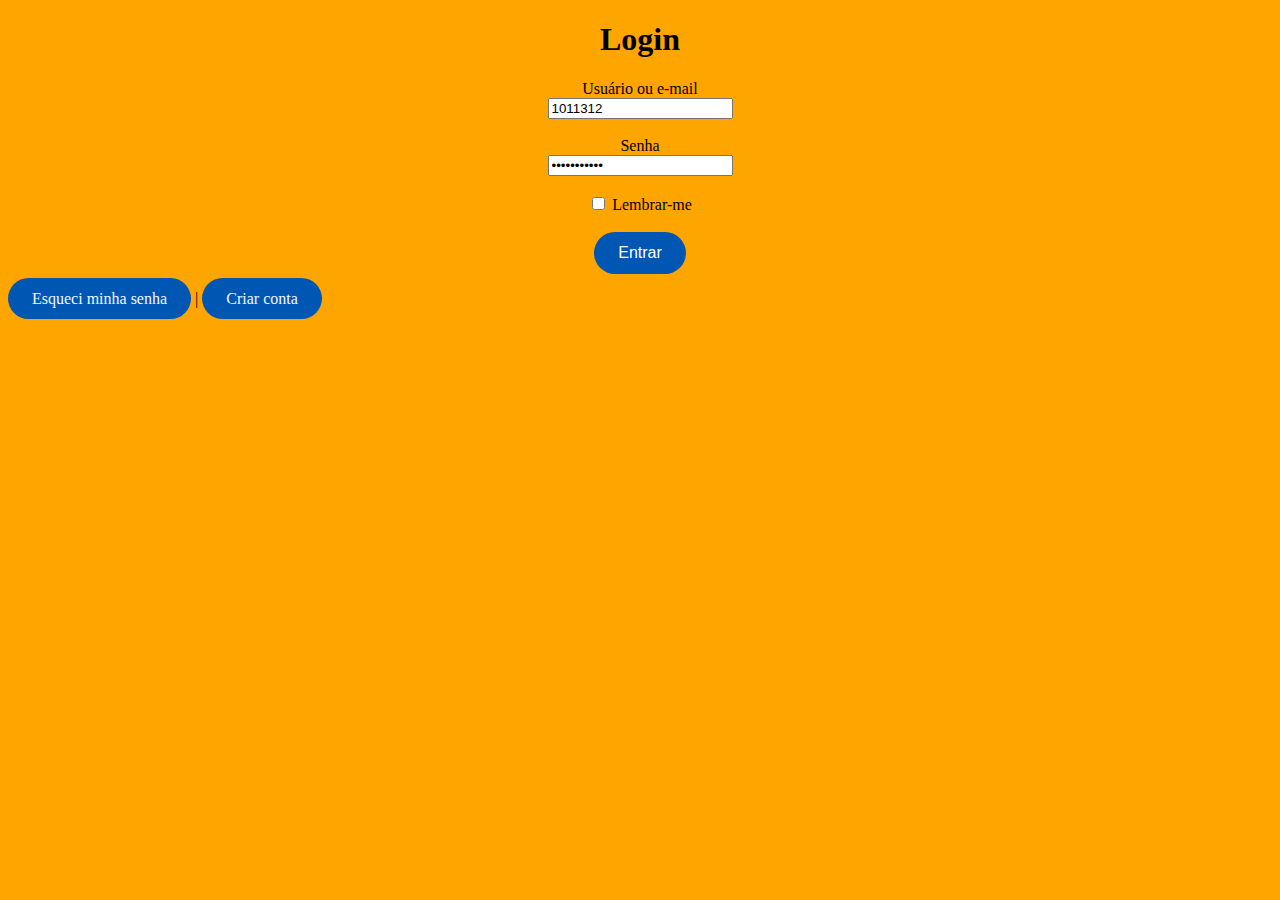
<file: index.html>
<!DOCTYPE html>
<html lang="pt-BR">
<head>
  <meta charset="UTF-8" />
  <link rel="stylesheet" href="style.css">
  <title>Tela de Login</title>
</head>
<body>
  <h1>Login</h1>

  <!-- Formulário -->
  <form id="loginForm" autocomplete="on">
    <label for="usuario">Usuário ou e-mail</label><br />
    <input
      type="text"
      id="usuario"
      name="usuario"
      placeholder="seu usuario ou usuario@gmail.com"
      value="1011312"
      required
    /><br /><br />

    <label for="senha">Senha</label><br />
    <input
      type="password"
      id="senha"
      name="senha"
      minlength="6"
      placeholder="sua senha"
      value="11111111111"
      required
    /><br /><br />

    <label>
      <input type="checkbox" name="lembrar" />
      Lembrar-me
    </label><br /><br />

    <button type="submit" class="botao">Entrar</button>
  </form>

  <p>
    <a href="recuperarsenha.html" id="link-recuperar">Esqueci minha senha</a> |
    <a href="criarconta.html" id="link-cadastro">Criar conta</a>
  </p>

  <script>
    const form = document.getElementById('loginForm');

    form.addEventListener('submit', function(event) {
      event.preventDefault(); // impede envio padrão

      const usuario = document.getElementById('usuario').value;
      const senha = document.getElementById('senha').value;

      // Verifica usuário e senha pré-definidos
      if(usuario == '1011312' && senha == '16156522646') {
        window.location.href = 'inicio.html'; // redireciona
      } else {
        alert('Usuário ou senha incorretos!');
      }
    }); 
  </script>
</body>
</html>
</file>
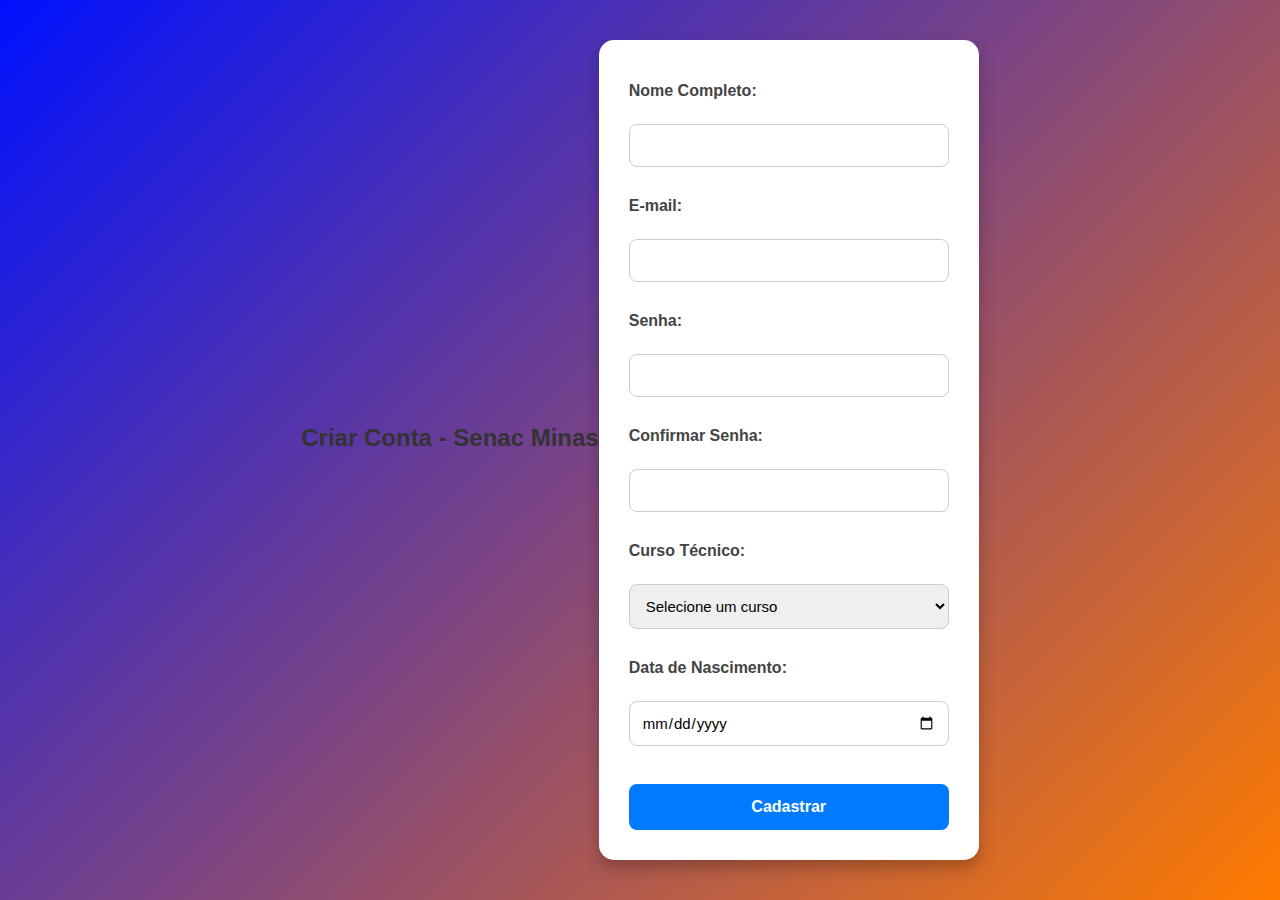
<file: criarconta.html>
<!DOCTYPE html>
<html lang="pt-BR">
<head>
    <meta charset="UTF-8">
    <meta name="viewport" content="width=device-width, initial-scale=1.0">
    <link rel="stylesheet" href="criarconta.css">
    <title>Criar Conta - Escola Técnica</title>
</head>
<body>
    <h2>Criar Conta - Senac Minas</h2>

    <form action="processar_dados.php" method="POST">
        <input type="hidden" name="acao" value="adicionar">

        <label for="nome">Nome Completo:</label><br>
        <input type="text" id="nome" name="nome" required><br><br>

        <label for="email">E-mail:</label><br>
        <input type="email" id="email" name="email" required><br><br>

        <label for="senha">Senha:</label><br>
        <input type="password" id="senha" name="senha" required><br><br>

        <label for="confirmar-senha">Confirmar Senha:</label><br>
        <input type="password" id="confirmar-senha" name="confirmar-senha" required><br><br>

        <label for="curso">Curso Técnico:</label><br>
        <select id="curso" name="curso" required>
            <option value="">Selecione um curso</option>
            <option value="informatica">Informática</option>
            <option value="enfermagem">Enfermagem</option>
            <option value="mecanica">Mecânica</option>
            <option value="eletrica">Elétrica</option>
        </select><br><br>

        <label for="nascimento">Data de Nascimento:</label><br>
        <input type="date" id="nascimento" name="data_nascimento" required><br><br>

        <button type="submit">Cadastrar</button>
    </form>
</body>
</html>
</file>
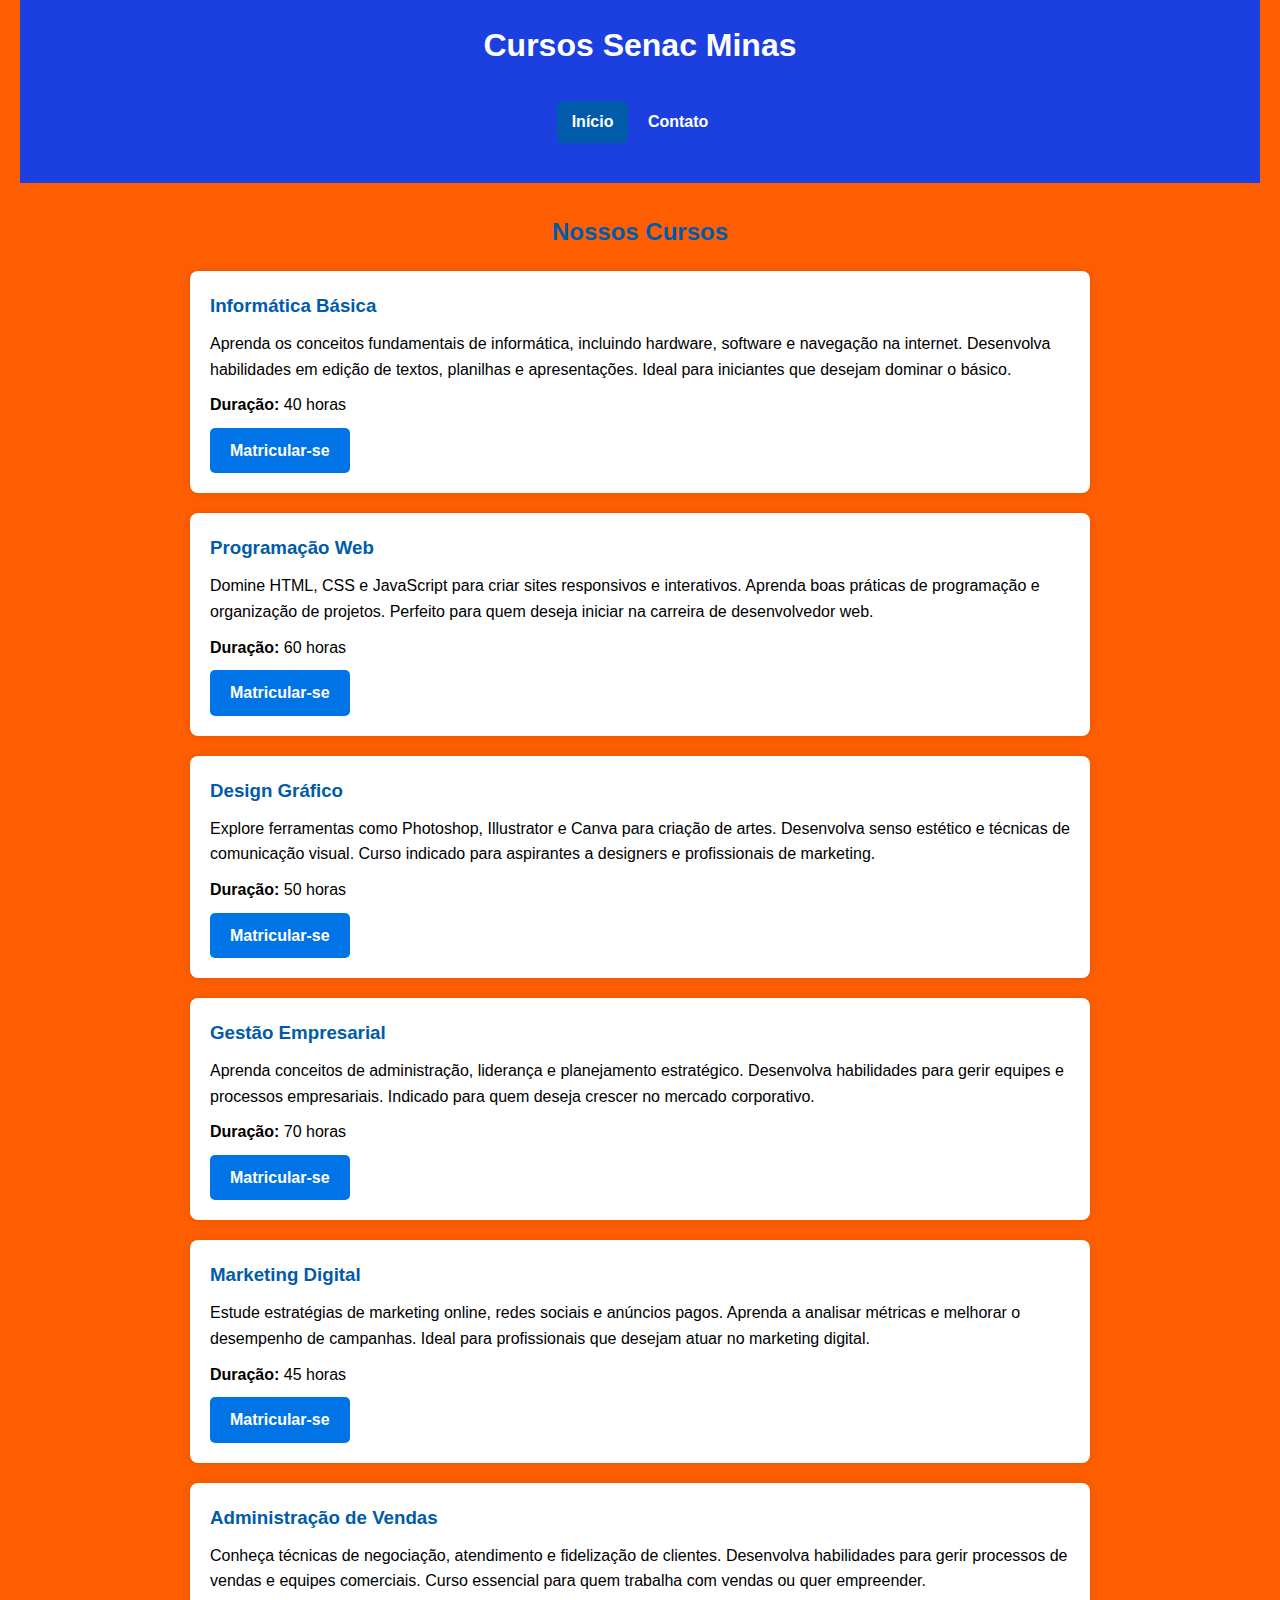
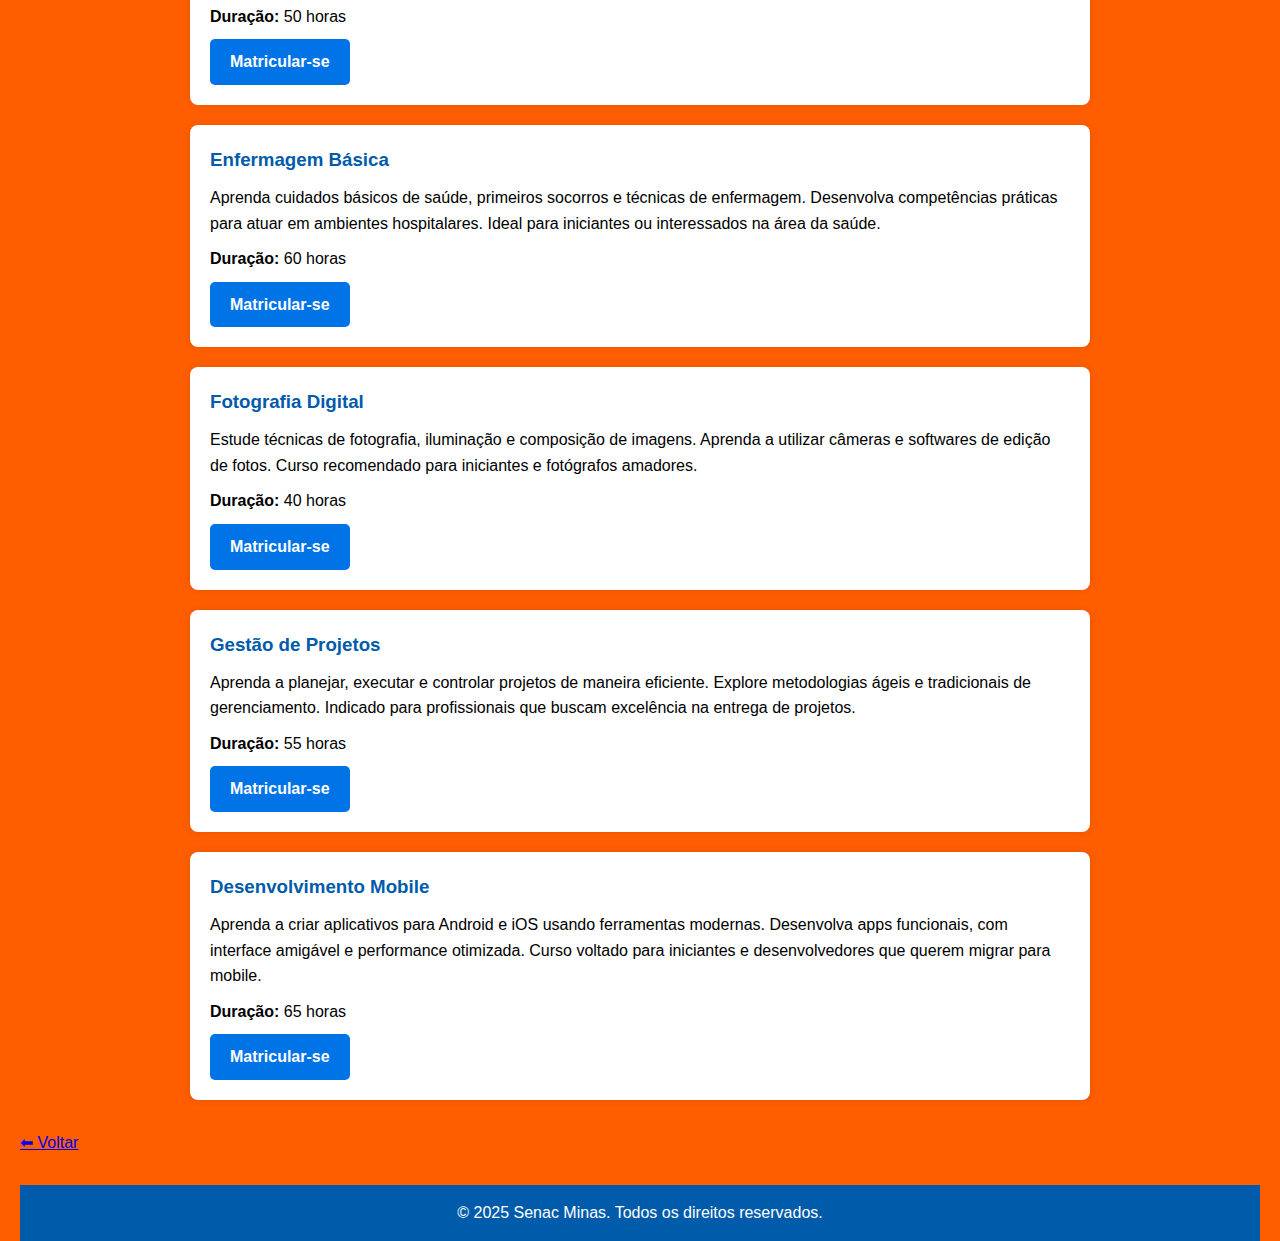
<file: cursos.html>
<!DOCTYPE html>
<html lang="pt-br">
<head>
    <meta charset="UTF-8">
    <meta name="viewport" content="width=device-width, initial-scale=1.0">
    <title>Cursos Senac Minas</title>
    <link rel="stylesheet" href="cursos.css">
</head>
<body>
    <header>
        <h1>Cursos Senac Minas</h1>
        <nav>
            <a href="index.html">Início</a>
            <a href="contato.html">Contato</a>
        </nav>
    </header>

    <main>
        <section class="cursos">
            <h2>Nossos Cursos</h2>

            <article class="curso">
                <h3>Informática Básica</h3>
                <p>Aprenda os conceitos fundamentais de informática, incluindo hardware, software e navegação na internet.  
                   Desenvolva habilidades em edição de textos, planilhas e apresentações.  
                   Ideal para iniciantes que desejam dominar o básico.</p>
                <p><strong>Duração:</strong> 40 horas</p>
                <a href="matricula.html?curso=informatica-basica" class="botao-matricular">Matricular-se</a>
            </article>

            <article class="curso">
                <h3>Programação Web</h3>
                <p>Domine HTML, CSS e JavaScript para criar sites responsivos e interativos.  
                   Aprenda boas práticas de programação e organização de projetos.  
                   Perfeito para quem deseja iniciar na carreira de desenvolvedor web.</p>
                <p><strong>Duração:</strong> 60 horas</p>
                <a href="matricula.html?curso=programacao-web" class="botao-matricular">Matricular-se</a>
            </article>

            <article class="curso">
                <h3>Design Gráfico</h3>
                <p>Explore ferramentas como Photoshop, Illustrator e Canva para criação de artes.  
                   Desenvolva senso estético e técnicas de comunicação visual.  
                   Curso indicado para aspirantes a designers e profissionais de marketing.</p>
                <p><strong>Duração:</strong> 50 horas</p>
                <a href="matricula.html?curso=design-grafico" class="botao-matricular">Matricular-se</a>
            </article>

            <article class="curso">
                <h3>Gestão Empresarial</h3>
                <p>Aprenda conceitos de administração, liderança e planejamento estratégico.  
                   Desenvolva habilidades para gerir equipes e processos empresariais.  
                   Indicado para quem deseja crescer no mercado corporativo.</p>
                <p><strong>Duração:</strong> 70 horas</p>
                <a href="matricula.html?curso=gestao-empresarial" class="botao-matricular">Matricular-se</a>
            </article>

            <article class="curso">
                <h3>Marketing Digital</h3>
                <p>Estude estratégias de marketing online, redes sociais e anúncios pagos.  
                   Aprenda a analisar métricas e melhorar o desempenho de campanhas.  
                   Ideal para profissionais que desejam atuar no marketing digital.</p>
                <p><strong>Duração:</strong> 45 horas</p>
                <a href="matricula.html?curso=marketing-digital" class="botao-matricular">Matricular-se</a>
            </article>

            <article class="curso">
                <h3>Administração de Vendas</h3>
                <p>Conheça técnicas de negociação, atendimento e fidelização de clientes.  
                   Desenvolva habilidades para gerir processos de vendas e equipes comerciais.  
                   Curso essencial para quem trabalha com vendas ou quer empreender.</p>
                <p><strong>Duração:</strong> 50 horas</p>
                <a href="matricula.html?curso=administracao-vendas" class="botao-matricular">Matricular-se</a>
            </article>

            <article class="curso">
                <h3>Enfermagem Básica</h3>
                <p>Aprenda cuidados básicos de saúde, primeiros socorros e técnicas de enfermagem.  
                   Desenvolva competências práticas para atuar em ambientes hospitalares.  
                   Ideal para iniciantes ou interessados na área da saúde.</p>
                <p><strong>Duração:</strong> 60 horas</p>
                <a href="matricula.html?curso=enfermagem-basica" class="botao-matricular">Matricular-se</a>
            </article>

            <article class="curso">
                <h3>Fotografia Digital</h3>
                <p>Estude técnicas de fotografia, iluminação e composição de imagens.  
                   Aprenda a utilizar câmeras e softwares de edição de fotos.  
                   Curso recomendado para iniciantes e fotógrafos amadores.</p>
                <p><strong>Duração:</strong> 40 horas</p>
                <a href="matricula.html?curso=fotografia-digital" class="botao-matricular">Matricular-se</a>
            </article>

            <article class="curso">
                <h3>Gestão de Projetos</h3>
                <p>Aprenda a planejar, executar e controlar projetos de maneira eficiente.  
                   Explore metodologias ágeis e tradicionais de gerenciamento.  
                   Indicado para profissionais que buscam excelência na entrega de projetos.</p>
                <p><strong>Duração:</strong> 55 horas</p>
                <a href="matricula.html?curso=gestao-projetos" class="botao-matricular">Matricular-se</a>
            </article>

            <article class="curso">
                <h3>Desenvolvimento Mobile</h3>
                <p>Aprenda a criar aplicativos para Android e iOS usando ferramentas modernas.  
                   Desenvolva apps funcionais, com interface amigável e performance otimizada.  
                   Curso voltado para iniciantes e desenvolvedores que querem migrar para mobile.</p>
                <p><strong>Duração:</strong> 65 horas</p>
                <a href="matricula.html?curso=desenvolvimento-mobile" class="botao-matricular">Matricular-se</a>
            </article>

        </section>
    </main>
<main>
    <!-- Botão Voltar -->
    <p><a href="incio.html">⬅ Voltar</a></p>
    <footer>
        <p>&copy; 2025 Senac Minas. Todos os direitos reservados.</p>
    </footer>
</body>
</html>
</file>
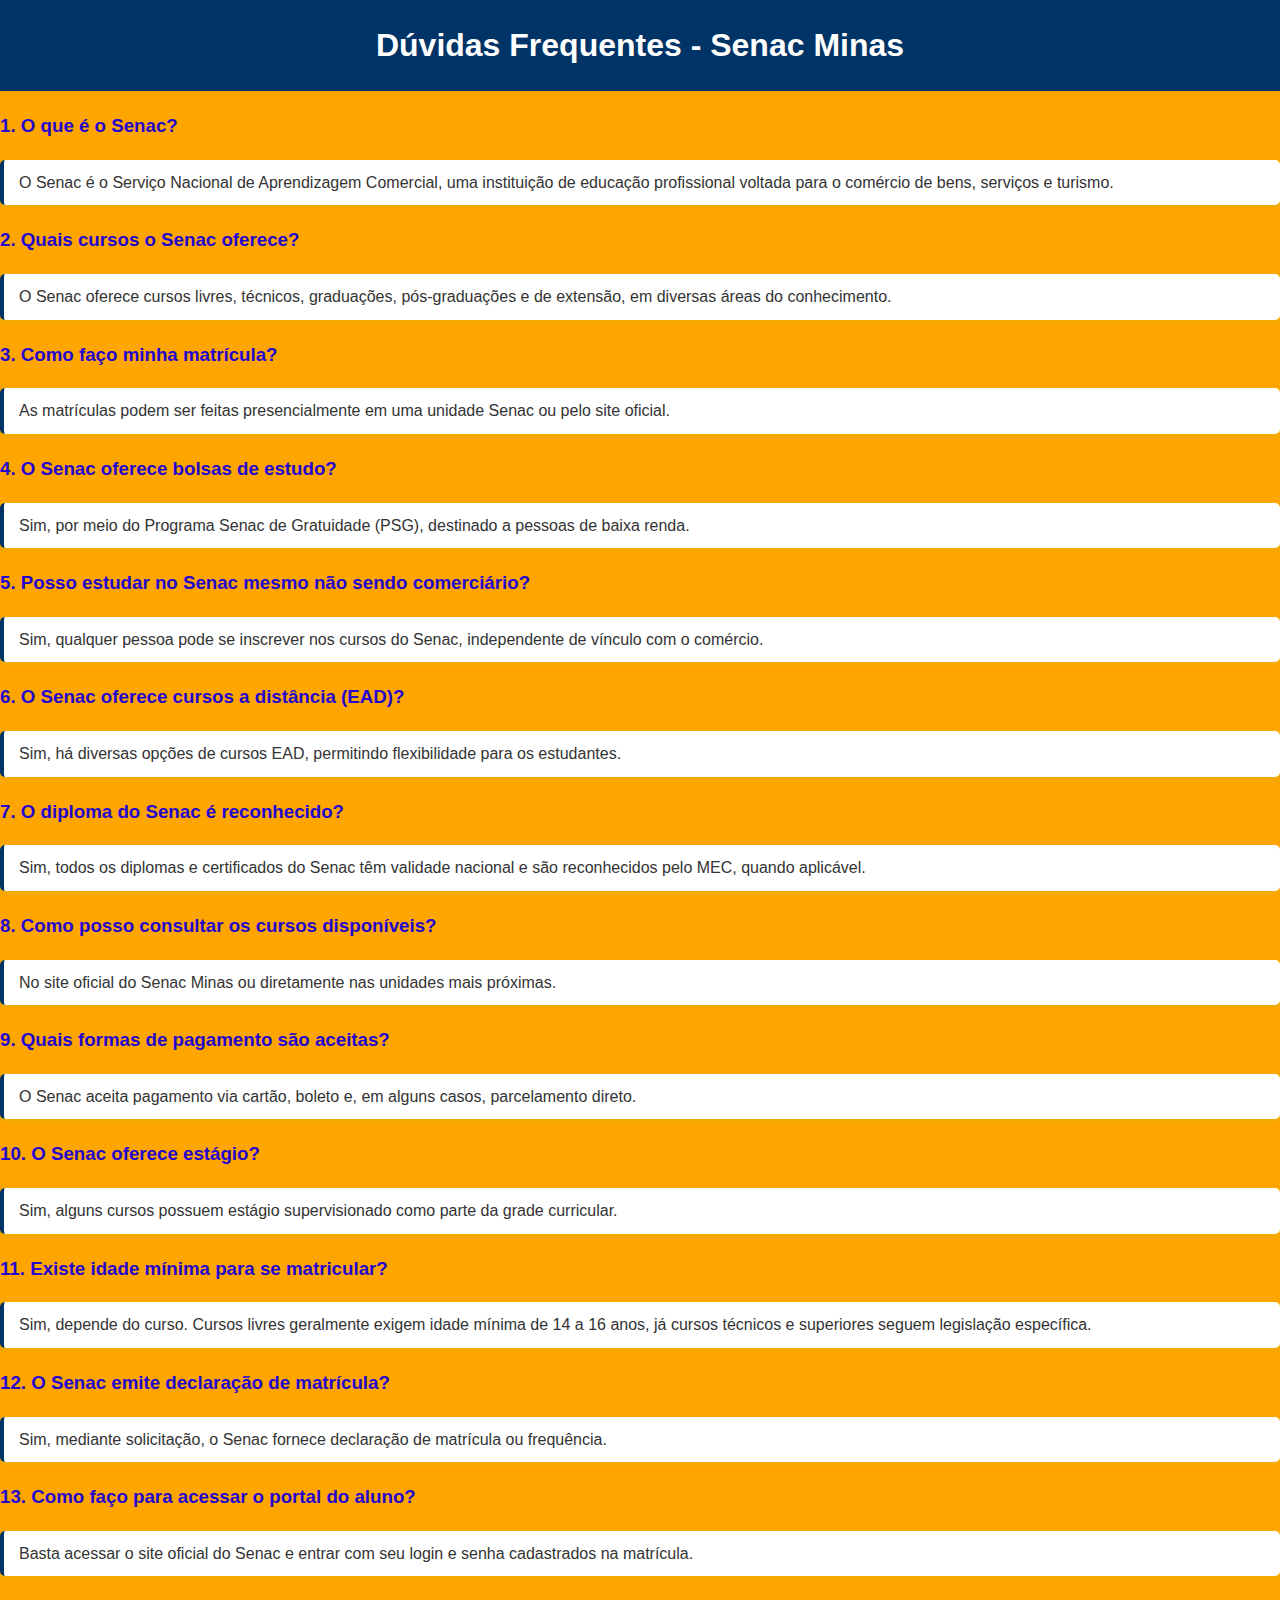
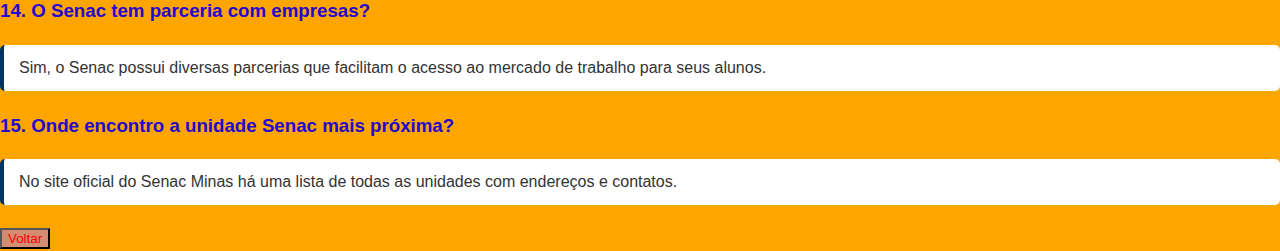
<file: duvidas.html>
<!DOCTYPE html>
<html lang="pt-br">
<head>
    <meta charset="UTF-8">
    <link rel="stylesheet" href="duvidas.css">
    <title>FAQ - Senac Minas</title>
</head>
<body>

  
    <h1>Dúvidas Frequentes - Senac Minas</h1>

    <h3>1. O que é o Senac?</h3>
    <p>O Senac é o Serviço Nacional de Aprendizagem Comercial, uma instituição de educação profissional voltada para o comércio de bens, serviços e turismo.</p>

    <h3>2. Quais cursos o Senac oferece?</h3>
    <p>O Senac oferece cursos livres, técnicos, graduações, pós-graduações e de extensão, em diversas áreas do conhecimento.</p>

    <h3>3. Como faço minha matrícula?</h3>
    <p>As matrículas podem ser feitas presencialmente em uma unidade Senac ou pelo site oficial.</p>

    <h3>4. O Senac oferece bolsas de estudo?</h3>
    <p>Sim, por meio do Programa Senac de Gratuidade (PSG), destinado a pessoas de baixa renda.</p>

    <h3>5. Posso estudar no Senac mesmo não sendo comerciário?</h3>
    <p>Sim, qualquer pessoa pode se inscrever nos cursos do Senac, independente de vínculo com o comércio.</p>

    <h3>6. O Senac oferece cursos a distância (EAD)?</h3>
    <p>Sim, há diversas opções de cursos EAD, permitindo flexibilidade para os estudantes.</p>

    <h3>7. O diploma do Senac é reconhecido?</h3>
    <p>Sim, todos os diplomas e certificados do Senac têm validade nacional e são reconhecidos pelo MEC, quando aplicável.</p>

    <h3>8. Como posso consultar os cursos disponíveis?</h3>
    <p>No site oficial do Senac Minas ou diretamente nas unidades mais próximas.</p>

    <h3>9. Quais formas de pagamento são aceitas?</h3>
    <p>O Senac aceita pagamento via cartão, boleto e, em alguns casos, parcelamento direto.</p>

    <h3>10. O Senac oferece estágio?</h3>
    <p>Sim, alguns cursos possuem estágio supervisionado como parte da grade curricular.</p>

    <h3>11. Existe idade mínima para se matricular?</h3>
    <p>Sim, depende do curso. Cursos livres geralmente exigem idade mínima de 14 a 16 anos, já cursos técnicos e superiores seguem legislação específica.</p>

    <h3>12. O Senac emite declaração de matrícula?</h3>
    <p>Sim, mediante solicitação, o Senac fornece declaração de matrícula ou frequência.</p>

    <h3>13. Como faço para acessar o portal do aluno?</h3>
    <p>Basta acessar o site oficial do Senac e entrar com seu login e senha cadastrados na matrícula.</p>

    <h3>14. O Senac tem parceria com empresas?</h3>
    <p>Sim, o Senac possui diversas parcerias que facilitam o acesso ao mercado de trabalho para seus alunos.</p>

    <h3>15. Onde encontro a unidade Senac mais próxima?</h3>
    <p>No site oficial do Senac Minas há uma lista de todas as unidades com endereços e contatos.</p>


    <button type="button" onclick="">Voltar</button>

</body>
</html>
</file>
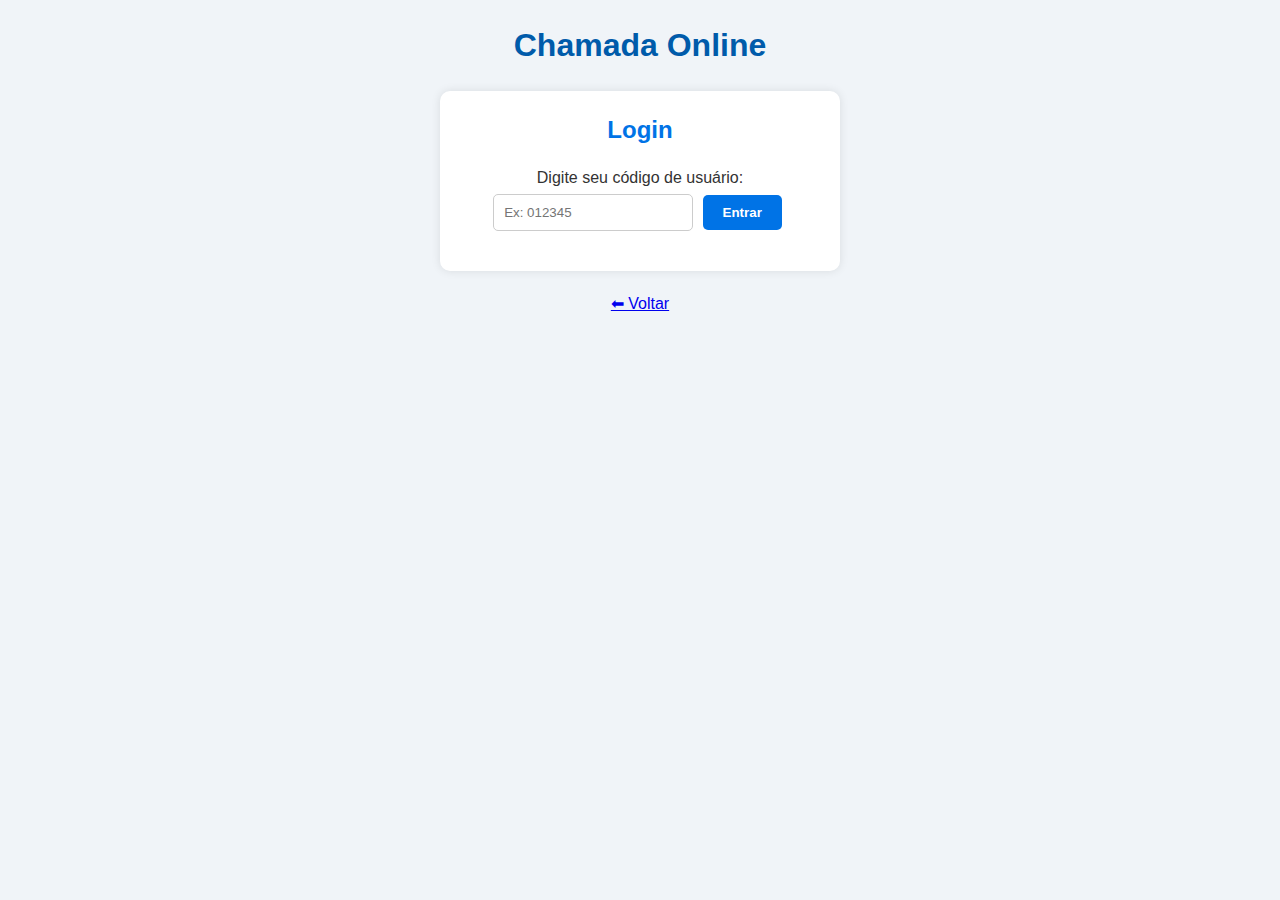
<file: frequencia.html>
<!DOCTYPE html>
<html lang="pt-br">
<head>
    <meta charset="UTF-8">
    <meta name="viewport" content="width=device-width, initial-scale=1.0">
    <link rel="stylesheet" href="frequencia.css">
    <title>Chamada Senac</title>
</head>
<body>
    <h1>Chamada Online</h1>

    <!-- Tela de login -->
    <section id="loginArea">
        <h2>Login</h2>
        <label for="usuario">Digite seu código de usuário:</label>
        <input type="text" id="usuario" placeholder="Ex: 012345">
        <button onclick="fazerLogin()">Entrar</button>
        <p id="msgLogin" style="color:red;"></p>
    </section>

    <!-- Área admin -->
    <section id="adminArea" style="display:none;">
        <h2>Administração</h2>
        <button id="gerarCodigo">Gerar Código</button>
        <p>Código atual: <span id="codigoAtual">---</span></p>
        <p>Tempo restante: <span id="tempo">0</span> segundos</p>
        <button onclick="logout()">Sair</button>
    </section>

    <!-- Área aluno -->
    <section id="alunoArea" style="display:none;">
        <h2>Aluno</h2>
        <label for="codigoAluno">Digite o código da chamada:</label>
        <input type="text" id="codigoAluno">
        <button id="verificarCodigo">Confirmar Presença</button>
        <p id="resultado"></p>
        <button onclick="logout()">Sair</button>
    </section>

    <script>
        let codigoAtual = '';
        let tempoRestante = 0;
        let intervalo;

       // Função de login
function fazerLogin() {
    const usuario = document.getElementById('usuario').value.trim();
    const msg = document.getElementById('msgLogin');

    if(usuario === '') {
        msg.innerText = 'Digite um código de usuário.';
        return;
    }

    msg.innerText = '';
    document.getElementById('loginArea').style.display = 'none';

    // Determina cargo
   if (
    usuario.startsWith('0123') || 
    usuario === "1011312" || 
    usuario === "1011347" || 
    usuario === "1007956"
) {
    document.getElementById('adminArea').style.display = 'block';
} else {
    document.getElementById('alunoArea').style.display = 'block';
}

}


        // Logout
        function logout() {
            document.getElementById('loginArea').style.display = 'block';
            document.getElementById('adminArea').style.display = 'none';
            document.getElementById('alunoArea').style.display = 'none';
            document.getElementById('usuario').value = '';
            document.getElementById('codigoAluno').value = '';
            document.getElementById('resultado').innerText = '';
            document.getElementById('codigoAtual').innerText = '---';
            clearInterval(intervalo);
        }

        // Função para gerar código (admin)
        function gerarCodigo() {
            codigoAtual = Math.floor(100 + Math.random() * 900).toString();
            document.getElementById('codigoAtual').innerText = codigoAtual;

            tempoRestante = 3000;
            document.getElementById('tempo').innerText = tempoRestante;

            clearInterval(intervalo);
            intervalo = setInterval(() => {
                tempoRestante--;
                document.getElementById('tempo').innerText = tempoRestante;
                if (tempoRestante <= 0) {
                    clearInterval(intervalo);
                    codigoAtual = '';
                    document.getElementById('codigoAtual').innerText = 'Expirado';
                }
            }, 1000);
        }

        // Função para verificar código (aluno)
        function verificarCodigo() {
            const codigoAluno = document.getElementById('codigoAluno').value.trim();
            const resultado = document.getElementById('resultado');

            if (codigoAluno === codigoAtual && codigoAtual !== '') {
                resultado.style.color = 'green';
                resultado.innerText = 'Presença confirmada!';
            } else {
                resultado.style.color = 'red';
                resultado.innerText = 'Código inválido ou expirado.';
            }
        }
       
        document.getElementById('gerarCodigo').addEventListener('click', gerarCodigo);
        document.getElementById('verificarCodigo').addEventListener('click', verificarCodigo);
    </script>
    <p><a href="index.html">⬅ Voltar</a></p>

    <a href="mensagens.html"></a>
    <a href="conexao.js"></a>
</body>
</html>
</file>
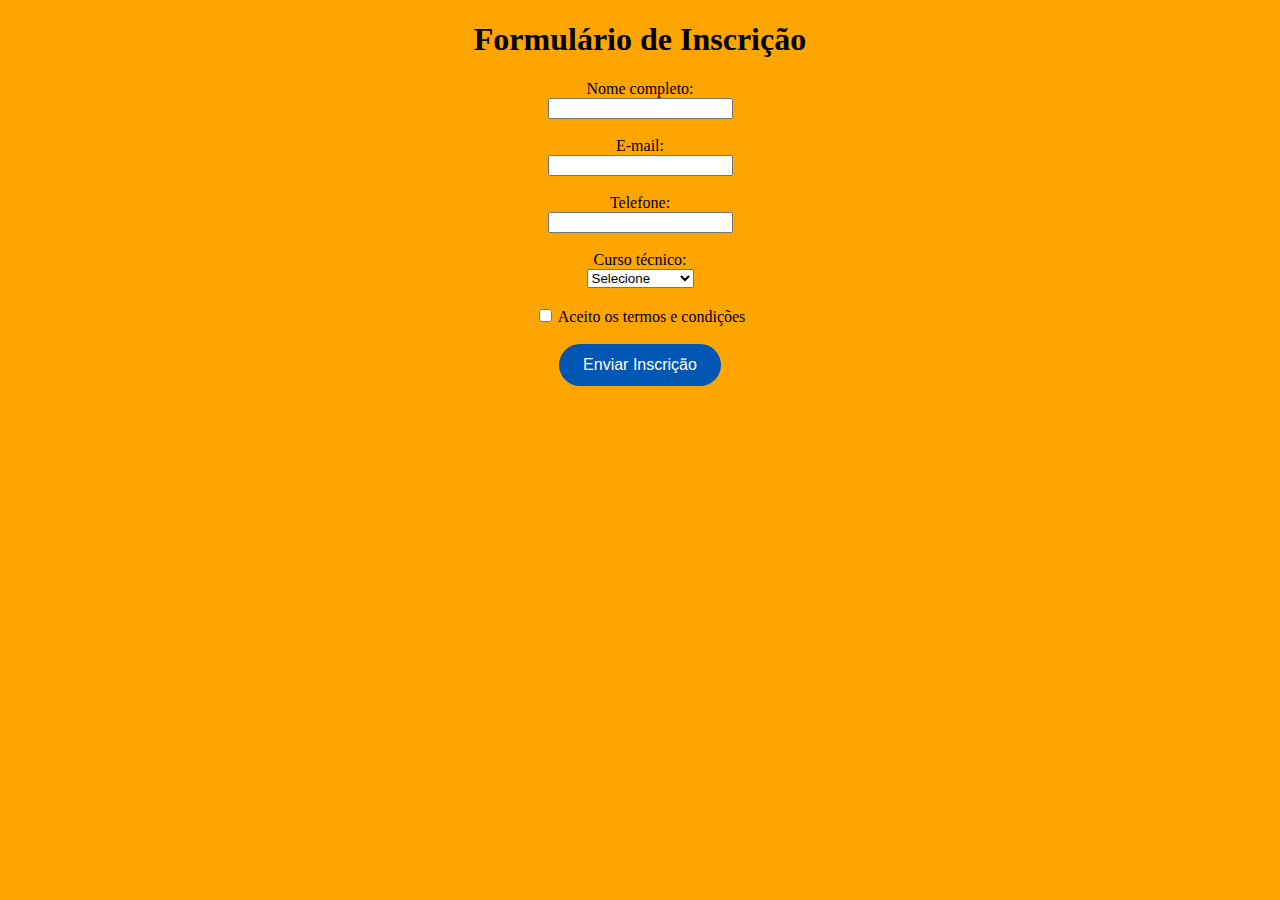
<file: matriculacurso.html>
<!DOCTYPE html>
<html lang="pt-BR">
<head>
    <meta charset="UTF-8">
    <meta name="viewport" content="width=device-width, initial-scale=1.0">
    <title>Inscrição em Cursos Técnicos</title>
    <link rel="stylesheet" href="style.css">
</head>
<body>
    <h1>Formulário de Inscrição</h1>

    <form action="/enviar-inscricao" method="post">
        <label for="nome">Nome completo:</label><br>
        <input type="text" id="nome" name="nome" required><br><br>

        <label for="email">E-mail:</label><br>
        <input type="email" id="email" name="email" required><br><br>

        <label for="telefone">Telefone:</label><br>
        <input type="tel" id="telefone" name="telefone" required><br><br>

        <label for="curso">Curso técnico:</label><br>
        <select id="curso" name="curso" required>
            <option value="">Selecione</option>
            <option value="informatica">Informática</option>
            <option value="enfermagem">Enfermagem</option>
            <option value="administracao">Administração</option>
            <option value="mecanica">Mecânica</option>
        </select><br><br>

        <label>
            <input type="checkbox" name="termos" required>
            Aceito os termos e condições
        </label><br><br>

        <button type="submit">Enviar Inscrição</button>
    </form>
</body>
</html>
</file>
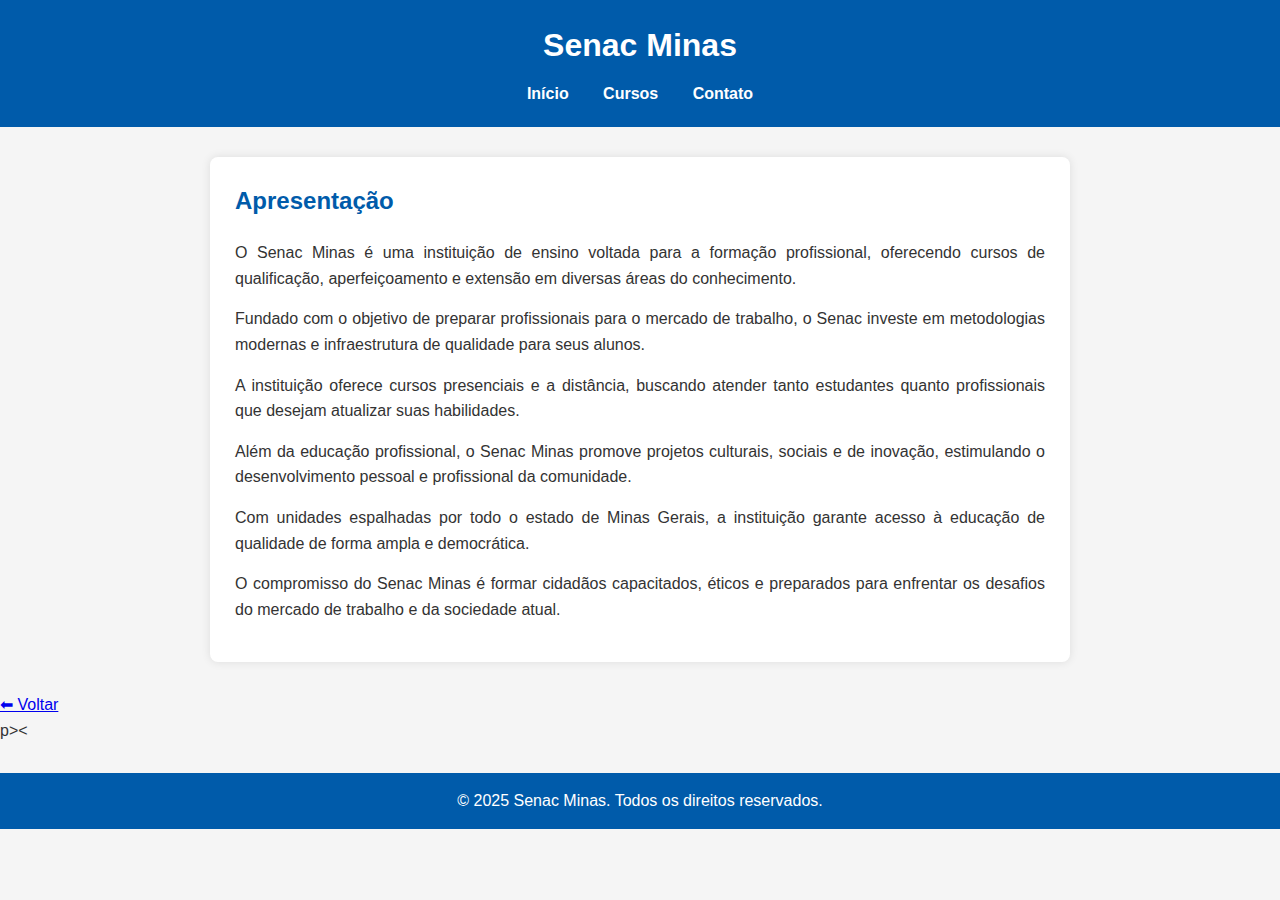
<file: senac.html>
<!DOCTYPE html>
<html lang="pt-br">
<head>
    <meta charset="UTF-8">
    <meta name="viewport" content="width=device-width, initial-scale=1.0">
    <link rel="stylesheet" href="senac.css">
    <title>Sobre o Senac Minas</title>
</head>
<body>
    <header>
        <h1>Senac Minas</h1>
        <nav>
            <a href="incio.html">Início</a>
            <a href="cursos.html">Cursos</a>
            <a href="contato.html">Contato</a>
        </nav>
    </header>

    <main>
        <section>
            <h2>Apresentação</h2>
            
            <p>O Senac Minas é uma instituição de ensino voltada para a formação profissional, oferecendo cursos de qualificação, aperfeiçoamento e extensão em diversas áreas do conhecimento.</p>
            
            <p>Fundado com o objetivo de preparar profissionais para o mercado de trabalho, o Senac investe em metodologias modernas e infraestrutura de qualidade para seus alunos.</p>
            
            <p>A instituição oferece cursos presenciais e a distância, buscando atender tanto estudantes quanto profissionais que desejam atualizar suas habilidades.</p>
            
            <p>Além da educação profissional, o Senac Minas promove projetos culturais, sociais e de inovação, estimulando o desenvolvimento pessoal e profissional da comunidade.</p>
            
            <p>Com unidades espalhadas por todo o estado de Minas Gerais, a instituição garante acesso à educação de qualidade de forma ampla e democrática.</p>
            
            <p>O compromisso do Senac Minas é formar cidadãos capacitados, éticos e preparados para enfrentar os desafios do mercado de trabalho e da sociedade atual.</p>
        </section>
    </main>
    <a href="index.html">⬅ Voltar</a></p>p><

    <footer>

        <p>&copy; 2025 Senac Minas. Todos os direitos reservados.</p>
    </footer>
</body>
</html>
</file>
<file: style.css>
body {
    background-color: orange;
}
form {
    text-align: center;
}
h1 {
    text-align: center;
}
button {
    background-color: #0056b3; /* cor de fundo */
    color: white;              /* cor do texto */
    padding: 12px 24px;        /* aumenta o tamanho */
    font-size: 16px;           /* aumenta a fonte */
    border: none;              /* remove a borda padrão */
    border-radius: 25px;       /* deixa arredondado */
    cursor: pointer;           /* muda o cursor ao passar em cima */
    justify-content: center;
}

button:hover {
    background-color: #007BFF; /* cor ao passar o mouse */
}
a {
    padding: 12px 24px;
    border: none;
    background-color: #0056b3;
    color: aliceblue;
    border-radius: 35px;
    cursor: pointer;
    text-decoration: none;
}
a:hover{
    background-color: #007BFF;
}
</file>
<file: duvidas.css>
/* Estilo geral */
body {
    font-family: Arial, Helvetica, sans-serif;
    line-height: 1.6;
    margin: 0;
    padding: 0;
    background-color: orange;
    color: #333;

}

/* Cabeçalho */
h1 {
    background-color: #003366;
    color: white;
    text-align: center;
    padding: 20px;
    margin: 0;
    
}

/* Perguntas */
h3 {
    color: rgb(36, 6, 206);
    margin-top: 20px;
}

/* Respostas */
p {
    background: #ffffff;
    padding: 10px 15px;
    border-left: 4px solid #003366;
    margin: 5px 0 20px 0;
    border-radius: 5px;
    box-shadow: 0px 2px 4px rgba(60, 255, 0, 0.1);
}

/* Efeito hover para destaque */
p:hover {
    background-color: #e6f0ff;
    transition: 0.3s;
}

button {
    color: red;
    background-color: rgb(212, 140, 114);
}
</file>
<file: criarconta.css>
/* Reset básico */
* {
    margin: 0;
    padding: 0;
    box-sizing: border-box;
    font-family: "Segoe UI", Tahoma, Geneva, Verdana, sans-serif;
}

/* Fundo da página */
body {
    background: linear-gradient(135deg, rgb(0, 17, 255), #ff7b00);
    display: flex;
    justify-content: center;
    align-items: center;
    height: 100vh;
}

/* Caixa do formulário */
form {
    background: #fff;
    padding: 30px;
    border-radius: 15px;
    width: 380px;
    box-shadow: 0 8px 16px rgba(0,0,0,0.25);
    animation: fadeIn 0.8s ease-in-out;
}

/* Título */
h2 {
    text-align: center;
    margin-bottom: 25px;
    color: #333;
    position: relative;
}

/* Labels */
label {
    font-weight: bold;
    margin-top: 12px;
    display: block;
    color: #444;
}

/* Inputs e Select */
input, select {
    width: 100%;
    padding: 12px;
    margin-top: 6px;
    border: 1px solid #ccc;
    border-radius: 8px;
    font-size: 15px;
    transition: 0.3s;
}

/* Efeito quando clica no input */
input:focus, select:focus {
    border-color: #007BFF;
    outline: none;
    box-shadow: 0 0 5px rgba(0,123,255,0.5);
}

/* Botão */
button {
    margin-top: 20px;
    width: 100%;
    padding: 14px;
    border: none;
    background: #007BFF;
    color: white;
    font-size: 16px;
    font-weight: bold;
    border-radius: 8px;
    cursor: pointer;
    transition: 0.3s;
}

button:hover {
    background: #0056b3;
    transform: scale(1.02);
}

/* Animação de entrada */
@keyframes fadeIn {
    from { opacity: 0; transform: translateY(-20px); }
    to { opacity: 1; transform: translateY(0); }
}

/* Responsividade */
@media (max-width: 480px) {
    form {
        width: 90%;
        padding: 20px;
    }
}
</file>
<file: cursos.css>
/* Reset básico */
* {
    margin: 0;
    padding: 0;
    box-sizing: border-box;
    font-family: Arial, sans-serif;
}

/* Corpo da página */
body {
    background-color: #ff5e00;
    color: #000000;
    line-height: 1.6;
    padding: 0 20px;

}

/* Cabeçalho */
header {
    background-color: #1c40e0;
    color: white;
    text-align: center;
    padding: 20px 0;
}

header h1 {
    margin-bottom: 10px;
}

header nav a {
    color: white;
    text-decoration: none;
    margin: 0 15px;
    font-weight: bold;
}

header nav a:hover {
    text-decoration: underline;
}

/* Seção de cursos */
.cursos {
    max-width: 900px;
    margin: 30px auto;
}

.cursos h2 {
    color: #005baa;
    margin-bottom: 20px;
    text-align: center;
}

/* Cada curso */
.curso {
    background-color: white;
    padding: 20px;
    margin-bottom: 20px;
    border-radius: 8px;
    box-shadow: 0 0 10px rgba(0,0,0,0.1);
}

.curso h3 {
    color: #005baa;
    margin-bottom: 10px;
}

.curso p {
    margin-bottom: 10px;
}

/* Botão de matricular */
.botao-matricular {
    display: inline-block;
    padding: 10px 20px;
    background-color: #0073e6;
    color: white;
    text-decoration: none;
    border-radius: 5px;
    font-weight: bold;
    transition: background-color 0.3s;
}

.botao-matricular:hover {
    background-color: #005bb5;
}

/* Botão de voltar */
a[href="index.html"] {
    display: inline-block;
    margin: 20px 0;
    padding: 8px 15px;
    background-color: #005baa;
    color: white;
    text-decoration: none;
    border-radius: 5px;
    font-weight: bold;
}

a[href="index.html"]:hover {
    background-color: #004080;
}

/* Rodapé */
footer {
    text-align: center;
    padding: 15px 0;
    background-color: #005baa;
    color: white;
    margin-top: 30px;
}

/* Responsividade */
@media (max-width: 600px) {
    header nav a {
        display: block;
        margin: 10px 0;
    }
}
</file>
<file: frequencia.css>
/* Reset básico */
* {
    margin: 0;
    padding: 0;
    box-sizing: border-box;
    font-family: Arial, sans-serif;
}

/* Corpo da página */
body {
    background-color: #f0f4f8;
    color: #333;
    line-height: 1.6;
    padding: 20px;
    text-align: center;
}

/* Títulos */
h1 {
    color: #005baa;
    margin-bottom: 20px;
}

h2 {
    color: #0073e6;
    margin-bottom: 15px;
    
}

/* Inputs e botões */
input[type="text"] {
    padding: 10px;
    width: 200px;
    border-radius: 5px;
    border: 1px solid #ccc;
    margin-bottom: 10px;
}

button {
    padding: 10px 20px;
    border: none;
    border-radius: 5px;
    background-color: #0073e6;
    color: white;
    font-weight: bold;
    cursor: pointer;
    margin: 5px;
    transition: background-color 0.3s;
}

button:hover {
    background-color: #005bb5;
}

/* Mensagens de alerta/resultado */
#msgLogin, #resultado {
    margin-top: 10px;
    font-weight: bold;
}

/* Seções */
section {
    background-color: white;
    padding: 20px;
    margin: 20px auto;
    max-width: 400px;
    border-radius: 10px;
    box-shadow: 0 0 10px rgba(0,0,0,0.1);
}

/* Código e tempo do admin */
#codigoAtual {
    font-weight: bold;
    color: #0073e6;
}

#tempo {
    font-weight: bold;
    color: #ff6600;
}

/* Responsividade */
@media (max-width: 500px) {
    input[type="text"] {
        width: 100%;
    }

    section {
        margin: 10px;
        padding: 15px;
    }
}
</file>
<file: senac.css>
/* Reset básico */
* {
    margin: 0;
    padding: 0;
    box-sizing: border-box;
    font-family: Arial, sans-serif;
}

/* Corpo da página */
body {
    background-color: #f5f5f5;
    color: #333;
    line-height: 1.6;
}

/* Cabeçalho */
header {
    background-color: #005baa;
    color: white;
    padding: 20px 0;
    text-align: center;
}

header h1 {
    margin-bottom: 10px;
}

header nav a {
    color: white;
    text-decoration: none;
    margin: 0 15px;
    font-weight: bold;
}

header nav a:hover {
    text-decoration: underline;
}

/* Seção principal */
main {
    max-width: 900px;
    margin: 30px auto;
    padding: 0 20px;
}

section {
    background-color: white;
    padding: 25px;
    border-radius: 8px;
    box-shadow: 0 0 10px rgba(0,0,0,0.1);
}

section h2 {
    color: #005baa;
    margin-bottom: 20px;
}

/* Parágrafos */
section p {
    margin-bottom: 15px;
    text-align: justify;
}

/* Rodapé */
footer {
    background-color: #005baa;
    color: white;
    text-align: center;
    padding: 15px 0;
    margin-top: 30px;
}

/* Responsividade */
@media (max-width: 600px) {
    header nav a {
        display: block;
        margin: 10px 0;
    }
}
</file>
